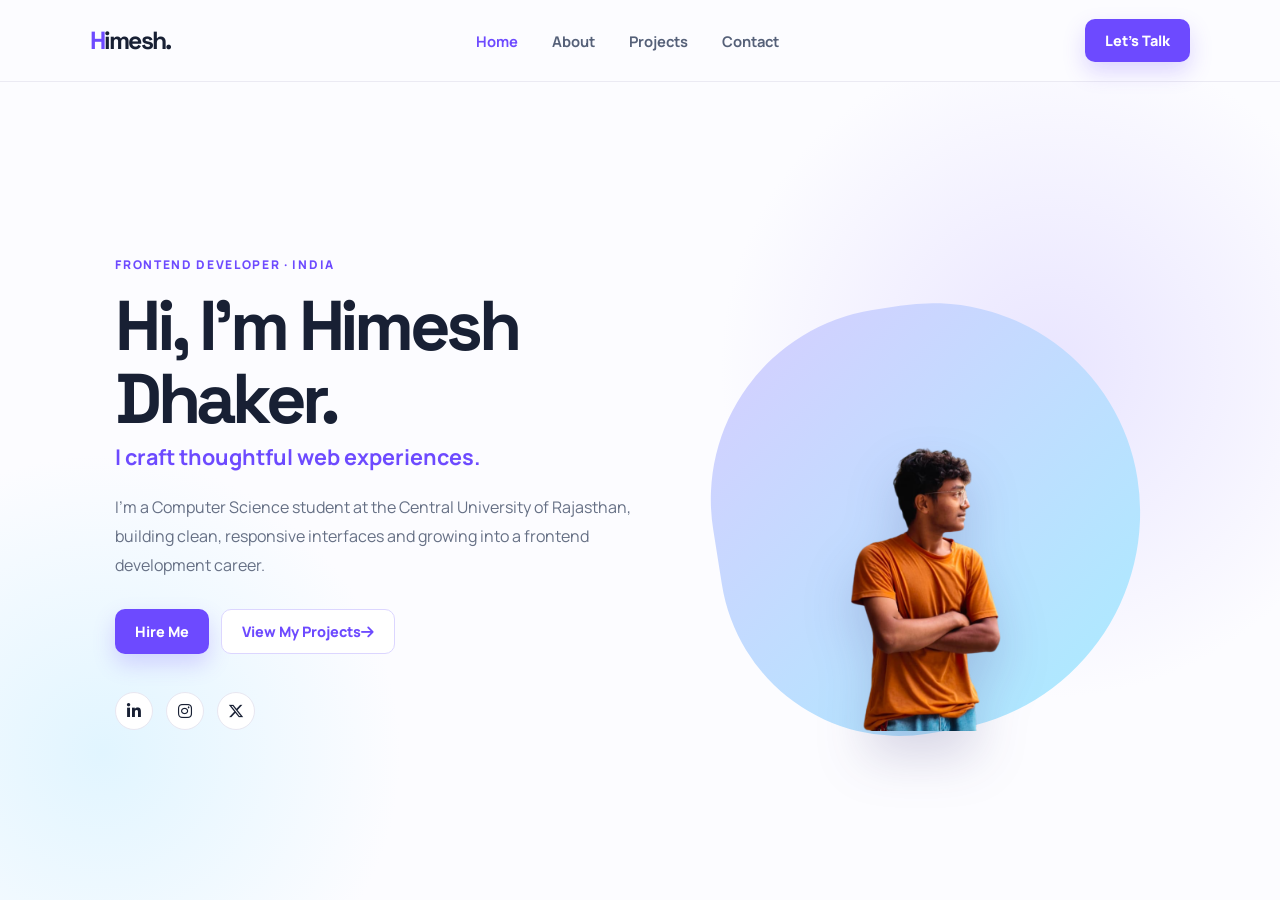
<file: index.html>
<!doctype html>
<html lang="en">

<head>
    <meta charset="UTF-8">
    <meta name="viewport" content="width=device-width, initial-scale=1.0">
    <title>Himesh Dhaker | Frontend Developer</title>
    <link rel="preconnect" href="https://cdnjs.cloudflare.com">
    <link rel="stylesheet" href="https://cdnjs.cloudflare.com/ajax/libs/font-awesome/6.5.2/css/all.min.css">
    <link rel="stylesheet" href="portfolio.css">
</head>

<body>
    <header>
        <a href="portfolio.html" class="logo"><span>H</span>imesh.</a>
        <nav class="navigation" aria-label="Main navigation">
            <a class="active" href="/index.html">Home</a><a href="about.html">About</a><a
                href="projectrdt.html">Projects</a><a href="contact.html">Contact</a>
        </nav>
        <a href="hire.html" class="btn-talk">Let's Talk</a>
    </header>
    <main>
        <section class="home">
            <div class="content">
                <h2>Hi, I'm Himesh Dhaker.</h2>
                <h4>I craft thoughtful web experiences.</h4>
                <p>I'm a Computer Science student at the Central University of Rajasthan, building clean, responsive
                    interfaces and growing into a frontend development career.</p>
                <div class="btn-group"><a href="hire.html">Hire Me</a><a href="projectrdt.html">View My Projects <i
                            class="fa-solid fa-arrow-right"></i></a></div>
                <div class="social-icons">
                    <a href="https://www.linkedin.com/in/himesh-dhaker-444067381/" target="_blank" rel="noopener"
                        aria-label="LinkedIn"><i class="fa-brands fa-linkedin-in"></i></a>
                    <a href="https://www.instagram.com/himesshhspov/" target="_blank" rel="noopener"
                        aria-label="Instagram"><i class="fa-brands fa-instagram"></i></a>
                    <a href="https://x.com/hdghimesh15" target="_blank" rel="noopener" aria-label="X"><i
                            class="fa-brands fa-x-twitter"></i></a>
                </div>
            </div>
            <div class="profile-image"><img src="webd.png" alt="Himesh Dhaker"></div>
        </section>
    </main>
</body>

</html>
</file>
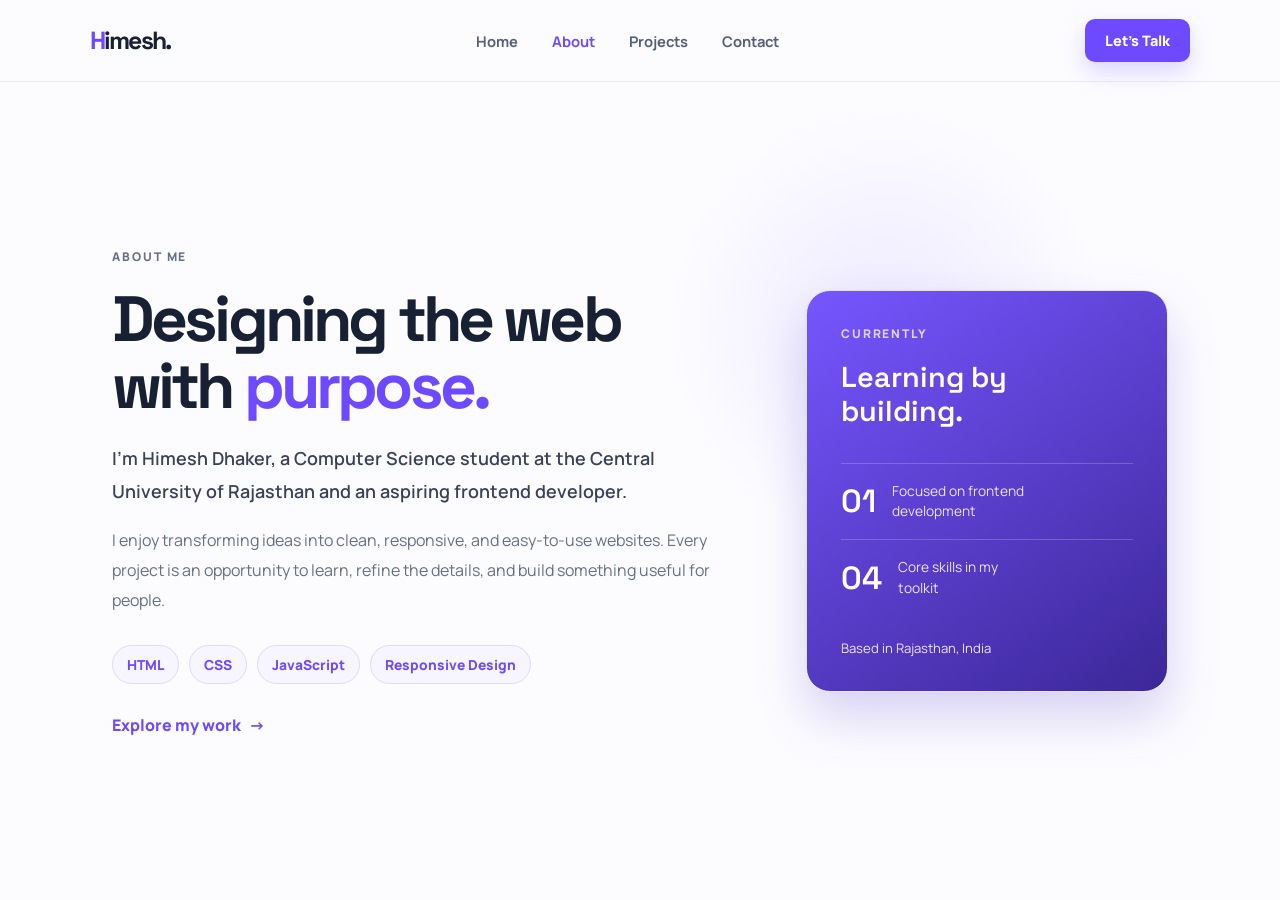
<file: about.html>
<!doctype html>
<html lang="en">

<head>
    <meta charset="UTF-8">
    <meta name="viewport" content="width=device-width, initial-scale=1.0">
    <title>About | Himesh Dhaker</title>
    <link rel="stylesheet" href="portfolio.css">
    <link rel="stylesheet" href="about.css">
</head>

<body>
    <header><a href="portfolio.html" class="logo"><span>H</span>imesh.</a>
        <nav class="navigation"><a href="portfolio.html">Home</a><a class="active" href="about.html">About</a><a
                href="projectrdt.html">Projects</a><a href="contact.html">Contact</a></nav><a href="hire.html"
            class="btn-talk">Let's Talk</a>
    </header>
    <main class="about-page">
        <section class="about-content">
            <p class="eyebrow">ABOUT ME</p>
            <h1>Designing the web with <span>purpose.</span></h1>
            <p class="lead">I'm Himesh Dhaker, a Computer Science student at the Central University of Rajasthan and an
                aspiring frontend developer.</p>
            <p>I enjoy transforming ideas into clean, responsive, and easy-to-use websites. Every project is an
                opportunity to learn, refine the details, and build something useful for people.</p>
            <div class="skills"><span>HTML</span><span>CSS</span><span>JavaScript</span><span>Responsive Design</span>
            </div><a class="about-cta" href="projectrdt.html">Explore my work <span>→</span></a>
        </section>
        <aside class="about-card">
            <p class="card-label">CURRENTLY</p>
            <h2>Learning by building.</h2>
            <div class="stat"><strong>01</strong><span>Focused on frontend<br>development</span></div>
            <div class="stat"><strong>04</strong><span>Core skills in my<br>toolkit</span></div>
            <p class="card-foot">Based in Rajasthan, India</p>
        </aside>
    </main>
</body>

</html>
</file>
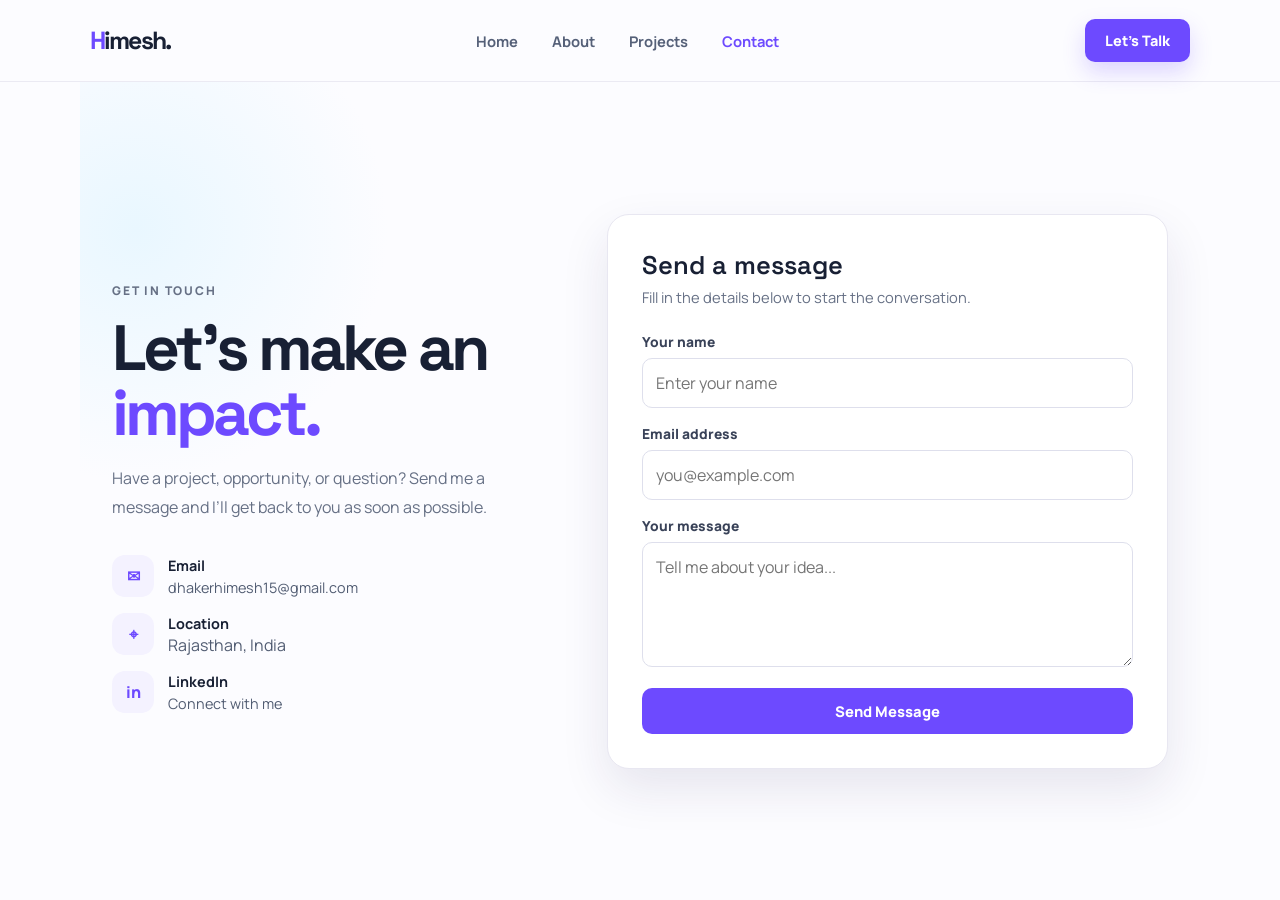
<file: contact.html>
<!doctype html>
<html lang="en">

<head>
    <meta charset="UTF-8">
    <meta name="viewport" content="width=device-width, initial-scale=1.0">
    <title>Contact | Himesh Dhaker</title>
    <link rel="stylesheet" href="portfolio.css">
    <style>
        .contact-page {
            max-width: 1120px;
            min-height: calc(100vh - 82px);
            margin: auto;
            padding: 76px 32px;
            display: grid;
            grid-template-columns: .85fr 1.15fr;
            align-items: center;
            gap: 80px;
            background: radial-gradient(circle at 5% 18%, #e9f7ff 0, transparent 20%);
        }

        .kicker {
            color: var(--violet);
            font-size: .75rem;
            font-weight: 800;
            letter-spacing: .15em;
        }

        .contact-info h1 {
            margin: 14px 0 18px;
            font: 700 clamp(2.6rem, 5vw, 4.5rem)/1.02 'Space Grotesk', sans-serif;
            letter-spacing: -.06em;
        }

        .contact-info h1 span {
            color: var(--violet)
        }

        .contact-info>p {
            color: var(--muted);
            line-height: 1.8;
        }

        .contact-list {
            margin-top: 32px;
            display: grid;
            gap: 14px;
        }

        .contact-detail {
            display: flex;
            align-items: center;
            gap: 14px;
            color: #515c72;
        }

        .icon {
            width: 42px;
            height: 42px;
            display: grid;
            place-items: center;
            border-radius: 13px;
            background: var(--soft);
            color: var(--violet);
            font-weight: 800;
        }

        .contact-detail strong {
            color: var(--ink);
            font-size: .9rem;
        }

        .contact-detail a {
            color: #515c72;
            text-decoration: none;
            font-size: .9rem;
        }

        .contact-detail a:hover {
            color: var(--violet);
        }

        .contact-form {
            padding: 34px;
            border: 1px solid var(--line);
            border-radius: 22px;
            background: #fff;
            box-shadow: 0 20px 48px rgba(40, 31, 88, .1);
        }

        .contact-form h2 {
            margin: 0 0 6px;
            font: 600 1.6rem 'Space Grotesk', sans-serif;
        }

        .contact-form>p {
            margin: 0 0 25px;
            color: var(--muted);
            font-size: .92rem;
        }

        .input-group {
            margin-bottom: 16px;
        }

        label {
            display: block;
            margin-bottom: 7px;
            color: #394258;
            font-size: .86rem;
            font-weight: 800;
        }

        input,
        textarea {
            width: 100%;
            padding: 13px;
            border: 1px solid #dedfec;
            border-radius: 10px;
            outline: none;
            color: var(--ink);
            font: inherit;
        }

        textarea {
            min-height: 125px;
            resize: vertical;
        }

        input:focus,
        textarea:focus {
            border-color: var(--violet);
            box-shadow: 0 0 0 4px #eeebff;
        }

        button {
            width: 100%;
            padding: 13px;
            border: 0;
            border-radius: 10px;
            background: var(--violet);
            color: #fff;
            font: 800 .92rem Manrope, sans-serif;
            cursor: pointer;
            transition: .2s;
        }

        button:hover {
            background: var(--violet-dark);
            transform: translateY(-1px);
        }

        #success-message {
            display: none;
            margin: 15px 0 0;
            color: #168449;
            text-align: center;
            font-size: .9rem;
            font-weight: 700;
        }

        @media(max-width:760px) {
            .contact-page {
                grid-template-columns: 1fr;
                gap: 42px;
                padding: 58px 24px
            }

            .contact-form {
                padding: 26px
            }
        }
    </style>
</head>

<body>
    <header><a href="portfolio.html" class="logo"><span>H</span>imesh.</a>
        <nav class="navigation"><a href="portfolio.html">Home</a><a href="about.html">About</a><a
                href="projectrdt.html">Projects</a><a class="active" href="contact.html">Contact</a></nav><a
            href="hire.html" class="btn-talk">Let's Talk</a>
    </header>
    <main class="contact-page">
        <section class="contact-info">
            <p class="kicker">GET IN TOUCH</p>
            <h1>Let's make an <span>impact.</span></h1>
            <p>Have a project, opportunity, or question? Send me a message and I’ll get back to you as soon as possible.
            </p>
            <div class="contact-list">
                <div class="contact-detail"><span class="icon">✉</span>
                    <div><strong>Email</strong><br><a
                            href="mailto:dhakerhimesh15@gmail.com">dhakerhimesh15@gmail.com</a></div>
                </div>
                <div class="contact-detail"><span class="icon">⌖</span>
                    <div><strong>Location</strong><br><span>Rajasthan, India</span></div>
                </div>
                <div class="contact-detail"><span class="icon">in</span>
                    <div><strong>LinkedIn</strong><br><a target="_blank" rel="noopener"
                            href="https://www.linkedin.com/in/himesh-dhaker-444067381/">Connect with me</a></div>
                </div>
            </div>
        </section>
        <section class="contact-form">
            <h2>Send a message</h2>
            <p>Fill in the details below to start the conversation.</p>
            <form id="contactForm">
                <div class="input-group"><label for="name">Your name</label><input id="name" required
                        placeholder="Enter your name"></div>
                <div class="input-group"><label for="email">Email address</label><input type="email" id="email" required
                        placeholder="you@example.com"></div>
                <div class="input-group"><label for="message">Your message</label><textarea id="message" required
                        placeholder="Tell me about your idea..."></textarea></div><button type="submit">Send
                    Message</button>
                <p id="success-message">Thanks — your message is ready to send.</p>
            </form>
        </section>
    </main>
    <script>document.querySelector('#contactForm').addEventListener('submit', function (e) { e.preventDefault(); document.querySelector('#success-message').style.display = 'block'; this.reset() })</script>
</body>

</html>
</file>
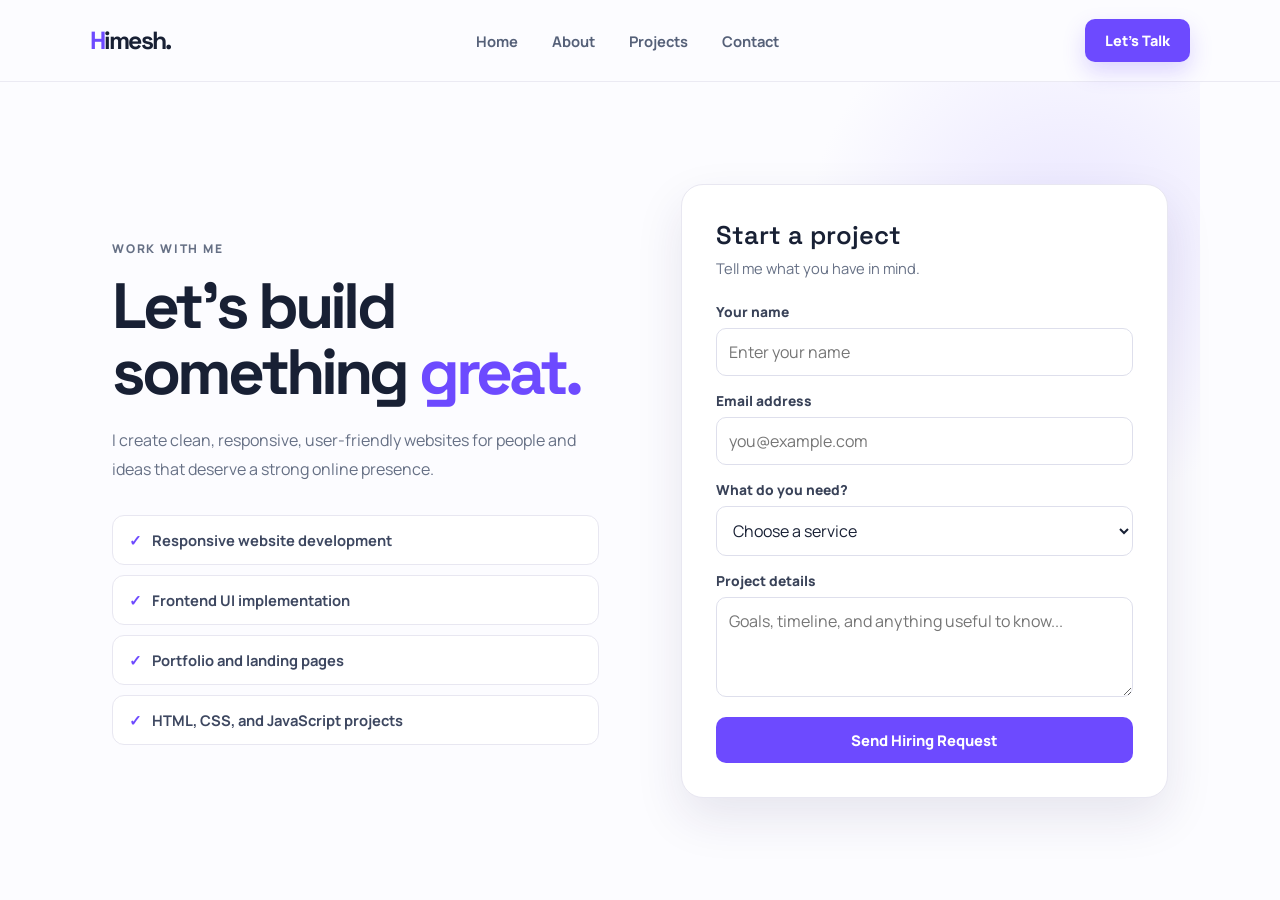
<file: hire.html>
<!doctype html>
<html lang="en">

<head>
    <meta charset="UTF-8">
    <meta name="viewport" content="width=device-width, initial-scale=1.0">
    <title>Hire Me | Himesh Dhaker</title>
    <link rel="stylesheet" href="portfolio.css">
    <style>
        .hire-page {
            max-width: 1120px;
            min-height: calc(100vh - 82px);
            margin: auto;
            padding: 76px 32px;
            display: grid;
            grid-template-columns: 1fr 1fr;
            gap: 82px;
            align-items: center;
            background: radial-gradient(circle at 88% 20%, #e9e5ff 0, transparent 22%)
        }

        .eyebrow {
            margin: 0;
            color: var(--violet);
            font-size: .75rem;
            font-weight: 800;
            letter-spacing: .15em
        }

        .hire-content h1 {
            margin: 15px 0 20px;
            font: 700 clamp(2.6rem, 5vw, 4.4rem)/1.03 'Space Grotesk', sans-serif;
            letter-spacing: -.06em
        }

        .hire-content h1 span {
            color: var(--violet)
        }

        .hire-content>p {
            color: var(--muted);
            line-height: 1.8
        }

        .services {
            margin-top: 31px;
            display: grid;
            gap: 10px
        }

        .service {
            padding: 14px 16px;
            border: 1px solid var(--line);
            border-radius: 12px;
            background: #fff;
            color: #3d4760;
            font-size: .92rem;
            font-weight: 700
        }

        .service span {
            margin-right: 10px;
            color: var(--violet)
        }

        .hire-form {
            padding: 34px;
            border: 1px solid var(--line);
            border-radius: 22px;
            background: #fff;
            box-shadow: 0 20px 48px rgba(40, 31, 88, .1)
        }

        .hire-form h2 {
            margin: 0 0 7px;
            font: 600 1.6rem 'Space Grotesk', sans-serif
        }

        .hire-form>p {
            margin: 0 0 24px;
            color: var(--muted);
            font-size: .92rem
        }

        .input-group {
            margin-bottom: 15px
        }

        label {
            display: block;
            margin-bottom: 7px;
            color: #394258;
            font-size: .86rem;
            font-weight: 800
        }

        input,
        select,
        textarea {
            width: 100%;
            padding: 12px;
            border: 1px solid #dedfec;
            border-radius: 10px;
            outline: none;
            color: var(--ink);
            background: #fff;
            font: inherit
        }

        textarea {
            min-height: 100px;
            resize: vertical
        }

        input:focus,
        select:focus,
        textarea:focus {
            border-color: var(--violet);
            box-shadow: 0 0 0 4px #eeebff
        }

        button {
            width: 100%;
            padding: 13px;
            border: 0;
            border-radius: 10px;
            background: var(--violet);
            color: #fff;
            font: 800 .92rem Manrope, sans-serif;
            cursor: pointer
        }

        button:hover {
            background: var(--violet-dark)
        }

        #success-message {
            display: none;
            margin: 15px 0 0;
            color: #168449;
            text-align: center;
            font-size: .9rem;
            font-weight: 700
        }

        @media(max-width:760px) {
            .hire-page {
                grid-template-columns: 1fr;
                gap: 42px;
                padding: 58px 24px
            }

            .hire-form {
                padding: 26px
            }
        }
    </style>
</head>

<body>
    <header><a href="portfolio.html" class="logo"><span>H</span>imesh.</a>
        <nav class="navigation"><a href="portfolio.html">Home</a><a href="about.html">About</a><a
                href="projectrdt.html">Projects</a><a href="contact.html">Contact</a></nav><a href="hire.html"
            class="btn-talk">Let's Talk</a>
    </header>
    <main class="hire-page">
        <section class="hire-content">
            <p class="eyebrow">WORK WITH ME</p>
            <h1>Let's build something <span>great.</span></h1>
            <p>I create clean, responsive, user-friendly websites for people and ideas that deserve a strong online
                presence.</p>
            <div class="services">
                <div class="service"><span>✓</span>Responsive website development</div>
                <div class="service"><span>✓</span>Frontend UI implementation</div>
                <div class="service"><span>✓</span>Portfolio and landing pages</div>
                <div class="service"><span>✓</span>HTML, CSS, and JavaScript projects</div>
            </div>
        </section>
        <section class="hire-form">
            <h2>Start a project</h2>
            <p>Tell me what you have in mind.</p>
            <form id="hireForm">
                <div class="input-group"><label for="clientName">Your name</label><input id="clientName" required
                        placeholder="Enter your name"></div>
                <div class="input-group"><label for="clientEmail">Email address</label><input type="email"
                        id="clientEmail" required placeholder="you@example.com"></div>
                <div class="input-group"><label for="service">What do you need?</label><select id="service" required>
                        <option value="">Choose a service</option>
                        <option>Portfolio website</option>
                        <option>Business website</option>
                        <option>Landing page</option>
                        <option>Frontend development</option>
                        <option>Other</option>
                    </select></div>
                <div class="input-group"><label for="details">Project details</label><textarea id="details" required
                        placeholder="Goals, timeline, and anything useful to know..."></textarea></div><button
                    type="submit">Send Hiring Request</button>
                <p id="success-message">Thank you — your request has been received.</p>
            </form>
        </section>
    </main>
    <script>document.querySelector('#hireForm').addEventListener('submit', function (e) { e.preventDefault(); document.querySelector('#success-message').style.display = 'block'; this.reset() })</script>
</body>

</html>
</file>
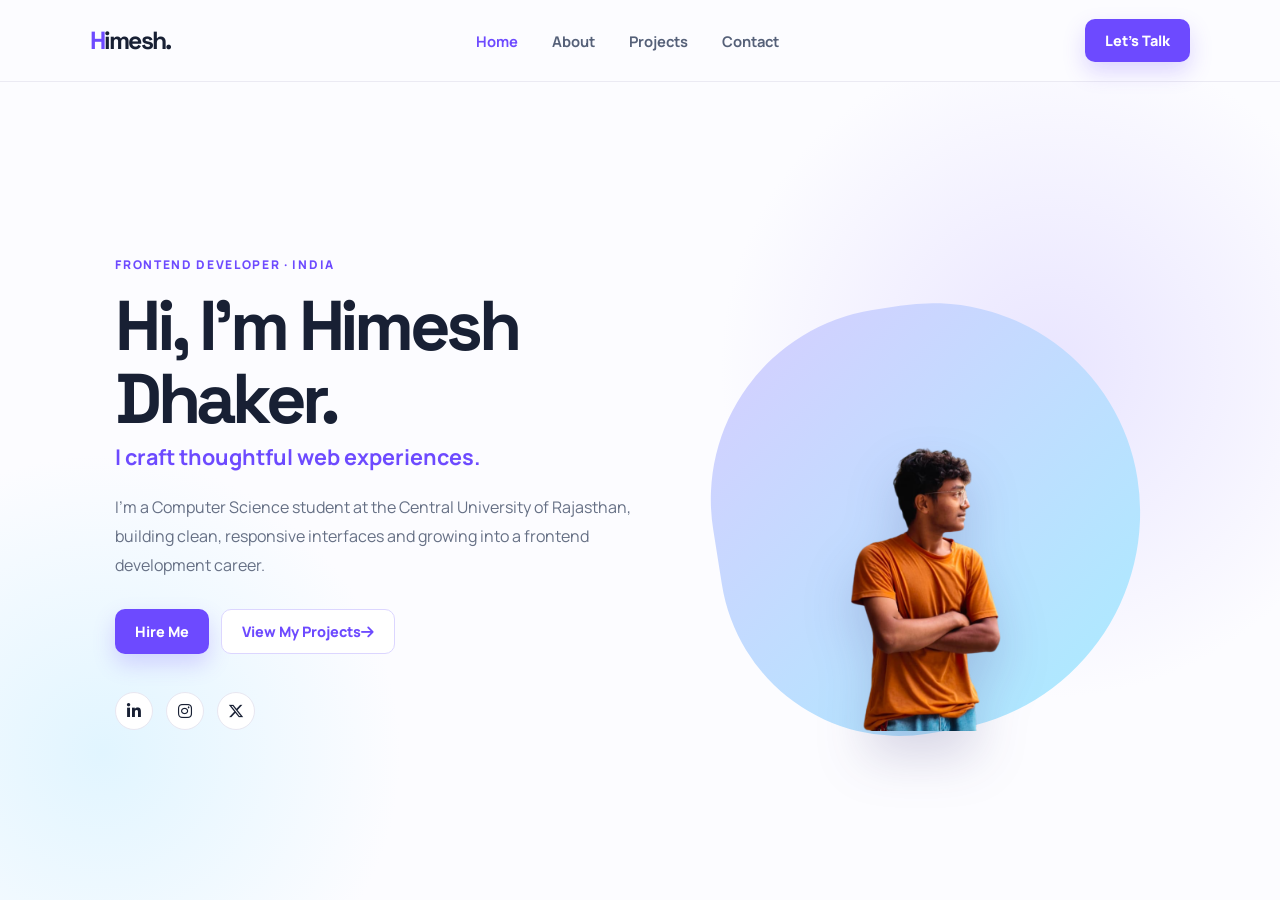
<file: portfolio.html>
<!doctype html>
<html lang="en">

<head>
    <meta charset="UTF-8">
    <meta name="viewport" content="width=device-width, initial-scale=1.0">
    <title>Himesh Dhaker | Frontend Developer</title>
    <link rel="preconnect" href="https://cdnjs.cloudflare.com">
    <link rel="stylesheet" href="https://cdnjs.cloudflare.com/ajax/libs/font-awesome/6.5.2/css/all.min.css">
    <link rel="stylesheet" href="portfolio.css">
</head>

<body>
    <header>
        <a href="portfolio.html" class="logo"><span>H</span>imesh.</a>
        <nav class="navigation" aria-label="Main navigation">
            <a class="active" href="portfolio.html">Home</a><a href="about.html">About</a><a
                href="projectrdt.html">Projects</a><a href="contact.html">Contact</a>
        </nav>
        <a href="hire.html" class="btn-talk">Let's Talk</a>
    </header>
    <main>
        <section class="home">
            <div class="content">
                <h2>Hi, I'm Himesh Dhaker.</h2>
                <h4>I craft thoughtful web experiences.</h4>
                <p>I'm a Computer Science student at the Central University of Rajasthan, building clean, responsive
                    interfaces and growing into a frontend development career.</p>
                <div class="btn-group"><a href="hire.html">Hire Me</a><a href="projectrdt.html">View My Projects <i
                            class="fa-solid fa-arrow-right"></i></a></div>
                <div class="social-icons">
                    <a href="https://www.linkedin.com/in/himesh-dhaker-444067381/" target="_blank" rel="noopener"
                        aria-label="LinkedIn"><i class="fa-brands fa-linkedin-in"></i></a>
                    <a href="https://www.instagram.com/himesshhspov/" target="_blank" rel="noopener"
                        aria-label="Instagram"><i class="fa-brands fa-instagram"></i></a>
                    <a href="https://x.com/hdghimesh15" target="_blank" rel="noopener" aria-label="X"><i
                            class="fa-brands fa-x-twitter"></i></a>
                </div>
            </div>
            <div class="profile-image"><img src="webd.png" alt="Himesh Dhaker"></div>
        </section>
    </main>
</body>

</html>
</file>
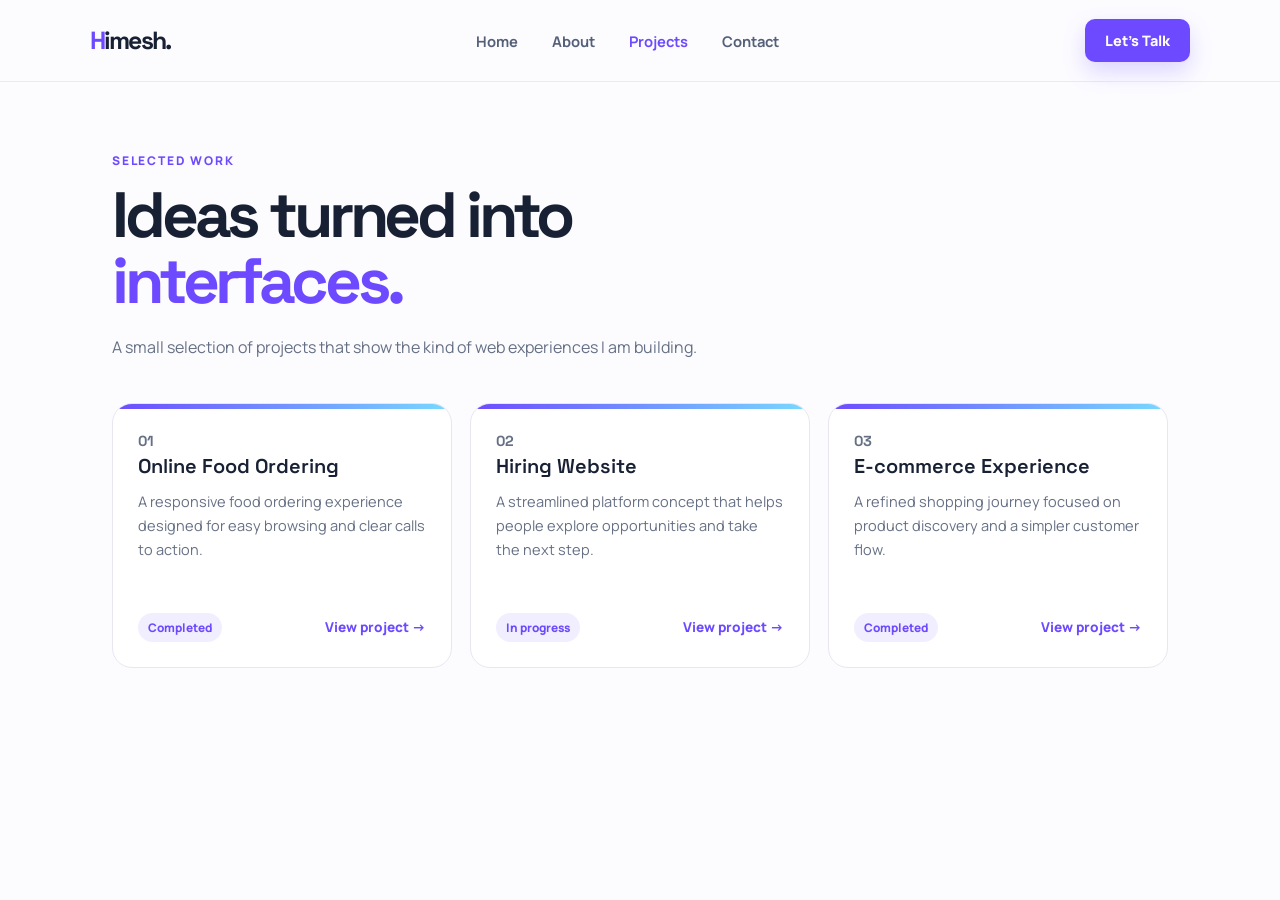
<file: project.html>
<!doctype html>
<html lang="en">

<head>
    <meta charset="UTF-8">
    <meta name="viewport" content="width=device-width, initial-scale=1.0">
    <title>Projects | Himesh Dhaker</title>
    <meta http-equiv="refresh" content="0; url=projectrdt.html">
</head>

<body>
    <p>Opening <a href="projectrdt.html">projects</a>…</p>
</body>

</html>
</file>
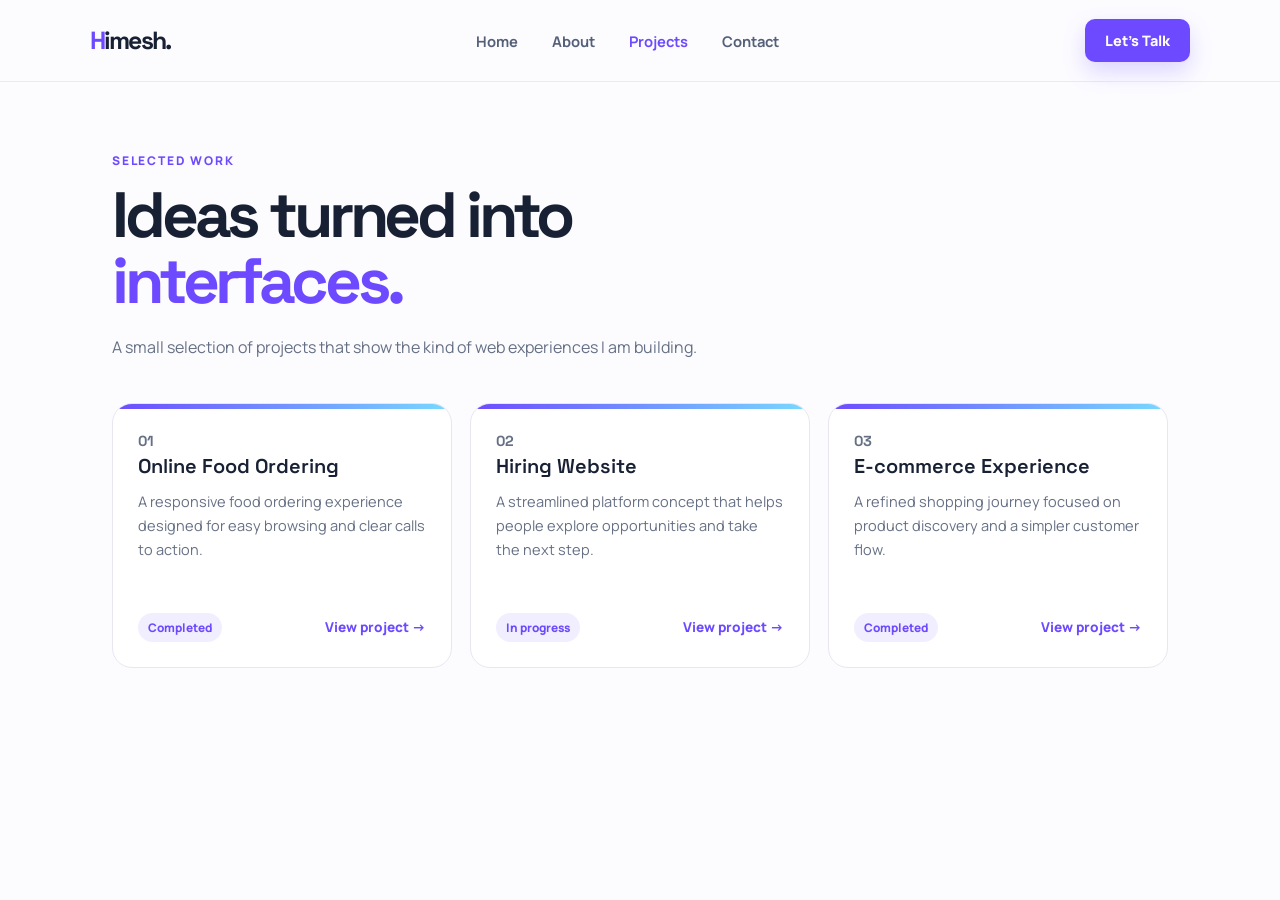
<file: projectrdt.html>
<!doctype html>
<html lang="en">

<head>
  <meta charset="UTF-8">
  <meta name="viewport" content="width=device-width, initial-scale=1.0">
  <title>Projects | Himesh Dhaker</title>
  <link rel="stylesheet" href="portfolio.css">
  <style>
    .projects-page {
      max-width: 1120px;
      margin: auto;
      padding: 70px 32px 90px
    }

    .projects-intro {
      max-width: 680px;
      margin: 0 0 42px
    }

    .projects-intro p:first-child {
      margin: 0 0 14px;
      color: var(--violet);
      font-size: .75rem;
      font-weight: 800;
      letter-spacing: .15em
    }

    .projects-intro h1 {
      margin: 0;
      font: 700 clamp(2.6rem, 5vw, 4.5rem)/1.03 'Space Grotesk', sans-serif;
      letter-spacing: -.065em
    }

    .projects-intro h1 span {
      color: var(--violet)
    }

    .projects-intro p:last-child {
      margin: 18px 0 0;
      color: var(--muted);
      line-height: 1.75
    }

    .grid {
      display: grid;
      grid-template-columns: repeat(3, 1fr);
      gap: 18px
    }

    .card {
      position: relative;
      display: flex;
      flex-direction: column;
      min-height: 265px;
      padding: 25px;
      border: 1px solid var(--line);
      border-radius: 20px;
      background: #fff;
      overflow: hidden;
      transition: transform .25s, box-shadow .25s
    }

    .card:hover {
      transform: translateY(-6px);
      box-shadow: 0 18px 35px rgba(31, 23, 75, .1)
    }

    .card::before {
      content: '';
      position: absolute;
      top: 0;
      left: 0;
      width: 100%;
      height: 5px;
      background: linear-gradient(90deg, #6d4aff, #77d9ff)
    }

    .project-number {
      margin: 3px 0 30px;
      color: #b5aaff;
      font: 700 1rem 'Space Grotesk', sans-serif
    }

    .card h2 {
      margin: 0 0 10px;
      font: 600 1.25rem 'Space Grotesk', sans-serif
    }

    .card p {
      margin: 0;
      color: var(--muted);
      line-height: 1.65;
      font-size: .91rem
    }

    .bottom {
      display: flex;
      align-items: center;
      justify-content: space-between;
      gap: 10px;
      margin-top: auto;
      padding-top: 24px
    }

    .status {
      padding: 6px 10px;
      border-radius: 999px;
      background: #f1efff;
      color: var(--violet);
      font-size: .74rem;
      font-weight: 800
    }

    .card a {
      color: var(--violet);
      font-size: .85rem;
      font-weight: 800;
      text-decoration: none
    }

    .card a:hover {
      text-decoration: underline
    }

    @media(max-width:800px) {
      .grid {
        grid-template-columns: 1fr 1fr
      }
    }

    @media(max-width:560px) {
      .projects-page {
        padding: 55px 24px
      }

      .grid {
        grid-template-columns: 1fr
      }
    }
  </style>
</head>

<body>
  <header><a href="portfolio.html" class="logo"><span>H</span>imesh.</a>
    <nav class="navigation"><a href="portfolio.html">Home</a><a href="about.html">About</a><a class="active"
        href="projectrdt.html">Projects</a><a href="contact.html">Contact</a></nav><a href="hire.html"
      class="btn-talk">Let's Talk</a>
  </header>
  <main class="projects-page">
    <section class="projects-intro">
      <p>SELECTED WORK</p>
      <h1>Ideas turned into <span>interfaces.</span></h1>
      <p>A small selection of projects that show the kind of web experiences I am building.</p>
    </section>
    <section class="grid" id="projectList"></section>
  </main>
  <script>
    const projects = [
      { name: 'Online Food Ordering', description: 'A responsive food ordering experience designed for easy browsing and clear calls to action.', status: 'Completed', link: 'https://zomato.com' },
      { name: 'Hiring Website', description: 'A streamlined platform concept that helps people explore opportunities and take the next step.', status: 'In progress', link: 'https://www.linkedin.com/' },
      { name: 'E-commerce Experience', description: 'A refined shopping journey focused on product discovery and a simpler customer flow.', status: 'Completed', link: 'https://www.shopify.com/in' }
    ];
    document.querySelector('#projectList').innerHTML = projects.map((project, index) => `<article class="card"><p class="project-number">0${index + 1}</p><h2>${project.name}</h2><p>${project.description}</p><div class="bottom"><span class="status">${project.status}</span><a href="${project.link}" target="_blank" rel="noopener">View project →</a></div></article>`).join('');
  </script>
</body>

</html>
</file>
<file: portfolio.css>
@import url('https://fonts.googleapis.com/css2?family=Manrope:wght@400;500;600;700;800&family=Space+Grotesk:wght@500;600;700&display=swap');

:root {
    --ink: #182034;
    --muted: #667085;
    --violet: #6d4aff;
    --violet-dark: #5635e6;
    --soft: #f4f2ff;
    --line: #e8e7f1;
}

* {
    box-sizing: border-box;
}

html {
    scroll-behavior: smooth;
}

body {
    margin: 0;
    min-width: 320px;
    color: var(--ink);
    background: #fcfcff;
    font-family: Manrope, sans-serif;
}

header {
    position: sticky;
    top: 0;
    z-index: 10;
    height: 82px;
    padding: 0 clamp(24px, 7vw, 108px);
    display: flex;
    align-items: center;
    justify-content: space-between;
    gap: 28px;
    background: rgba(252, 252, 255, .88);
    backdrop-filter: blur(16px);
    border-bottom: 1px solid rgba(232, 231, 241, .8);
}

.logo {
    color: var(--ink);
    font: 700 1.55rem 'Space Grotesk', sans-serif;
    text-decoration: none;
    letter-spacing: -.07em;
}

.logo span {
    color: var(--violet);
}

.navigation {
    display: flex;
    align-items: center;
    gap: clamp(16px, 3vw, 34px);
}

.navigation a {
    color: #556078;
    font-size: .92rem;
    font-weight: 700;
    text-decoration: none;
    transition: color .2s;
}

.navigation a:hover,
.navigation a.active {
    color: var(--violet);
}

.btn-talk,
.btn-group a {
    display: inline-flex;
    align-items: center;
    justify-content: center;
    border-radius: 10px;
    padding: 12px 20px;
    color: #fff;
    background: var(--violet);
    font-size: .9rem;
    font-weight: 800;
    text-decoration: none;
    box-shadow: 0 10px 22px rgba(109, 74, 255, .22);
    transition: transform .2s, background .2s;
}

.btn-talk:hover,
.btn-group a:hover {
    transform: translateY(-2px);
    background: var(--violet-dark);
}

.home {
    min-height: calc(100vh - 82px);
    padding: 56px clamp(24px, 9vw, 140px);
    display: grid;
    grid-template-columns: 1.05fr .95fr;
    align-items: center;
    gap: 50px;
    overflow: hidden;
    background: radial-gradient(circle at 82% 35%, #e9e5ff 0, transparent 28%), radial-gradient(circle at 8% 82%, #e1f5ff 0, transparent 22%);
}

.content {
    max-width: 620px;
}

.content::before {
    content: 'FRONTEND DEVELOPER · INDIA';
    color: var(--violet);
    font-size: .75rem;
    font-weight: 800;
    letter-spacing: .14em;
}

.content h2 {
    margin: 16px 0 6px;
    font: 700 clamp(2.55rem, 5.5vw, 4.8rem)/1.04 'Space Grotesk', sans-serif;
    letter-spacing: -.065em;
}

.content h4 {
    margin: 0;
    color: var(--violet);
    font-size: clamp(1.05rem, 2vw, 1.35rem);
}

.content p {
    max-width: 550px;
    margin: 22px 0 30px;
    color: var(--muted);
    font-size: 1rem;
    line-height: 1.8;
}

.btn-group {
    display: flex;
    flex-wrap: wrap;
    gap: 12px;
}

.btn-group a:nth-child(2) {
    color: var(--violet);
    background: #fff;
    border: 1px solid #dcd6ff;
    box-shadow: none;
}

.btn-group a:nth-child(2):hover {
    background: var(--soft);
}

.social-icons {
    display: flex;
    gap: 13px;
    margin-top: 38px;
}

.social-icons a {
    width: 38px;
    height: 38px;
    display: grid;
    place-items: center;
    border: 1px solid var(--line);
    border-radius: 50%;
    color: var(--ink);
    background: #fff;
    text-decoration: none;
    transition: .2s;
}

.social-icons a:hover {
    color: #fff;
    background: var(--violet);
    border-color: var(--violet);
    transform: translateY(-3px);
}

.profile-image {
    position: relative;
    display: grid;
    place-items: end center;
    min-height: 480px;
}

.profile-image::before {
    content: '';
    position: absolute;
    width: min(440px, 90%);
    aspect-ratio: 1;
    border-radius: 48% 52% 55% 45%;
    background: linear-gradient(145deg, #d6ceff, #a9ecff);
    transform: rotate(-9deg);
}

.profile-image img {
    position: relative;
    z-index: 1;
    max-width: min(460px, 100%);
    max-height: 550px;
    object-fit: contain;
    filter: drop-shadow(0 25px 25px rgba(52, 38, 111, .18));
}

@media (max-width: 760px) {
    header {
        height: auto;
        min-height: 72px;
        padding: 16px 22px;
        flex-wrap: wrap;
    }

    .navigation {
        order: 3;
        width: 100%;
        justify-content: center;
    }

    .btn-talk {
        padding: 9px 14px;
    }

    .home {
        min-height: auto;
        grid-template-columns: 1fr;
        padding: 58px 24px 24px;
        gap: 8px;
    }

    .profile-image {
        min-height: 330px;
    }

    .profile-image img {
        max-height: 380px;
    }
}
</file>
<file: about.css>
.about-page {
  max-width: 1120px;
  min-height: calc(100vh - 82px);
  margin: auto;
  padding: 80px 32px;
  display: grid;
  grid-template-columns: 1.25fr .75fr;
  gap: 90px;
  align-items: center;
  background: radial-gradient(circle at 72% 30%, #eeeaff 0, transparent 22%);
}

.eyebrow,
.card-label {
  margin: 0 0 18px;
  color: var(--violet);
  font-size: .75rem;
  font-weight: 800;
  letter-spacing: .16em;
}

.about-content h1 {
  max-width: 650px;
  margin: 0 0 22px;
  font: 700 clamp(2.5rem, 5vw, 4.5rem)/1.05 'Space Grotesk', sans-serif;
  letter-spacing: -.06em;
}

.about-content h1 span {
  color: var(--violet);
}

.about-content p {
  max-width: 620px;
  color: var(--muted);
  line-height: 1.85;
}

.about-content .lead {
  color: #384158;
  font-size: 1.12rem;
  font-weight: 600;
}

.skills {
  display: flex;
  flex-wrap: wrap;
  gap: 10px;
  margin: 30px 0;
}

.skills span {
  padding: 9px 14px;
  border: 1px solid #ded9ff;
  border-radius: 999px;
  color: var(--violet);
  background: #f7f5ff;
  font-size: .86rem;
  font-weight: 800;
}

.about-cta {
  color: var(--violet);
  font-weight: 800;
  text-decoration: none;
}

.about-cta span {
  margin-left: 5px;
  transition: margin .2s;
}

.about-cta:hover span {
  margin-left: 10px;
}

.about-card {
  padding: 34px;
  border: 1px solid #e6e1ff;
  border-radius: 24px;
  color: #fff;
  background: linear-gradient(145deg, #7656ff, #3c2798);
  box-shadow: 0 25px 50px rgba(85, 57, 202, .22);
}

.about-card h2 {
  margin: 0 0 34px;
  font: 600 1.8rem/1.2 'Space Grotesk', sans-serif;
}

.about-card .card-label {
  color: #dcd5ff;
}

.stat {
  display: flex;
  align-items: center;
  gap: 16px;
  padding: 17px 0;
  border-top: 1px solid rgba(255, 255, 255, .2);
}

.stat strong {
  font: 600 2rem 'Space Grotesk', sans-serif;
}

.stat span {
  color: #e8e5ff;
  font-size: .86rem;
  line-height: 1.5;
}

.card-foot {
  margin: 24px 0 0;
  color: #e8e5ff;
  font-size: .82rem;
}

@media (max-width: 760px) {
  .about-page {
    grid-template-columns: 1fr;
    gap: 42px;
    padding: 60px 24px;
  }

  .about-card {
    max-width: 420px;
  }
}
</file>
